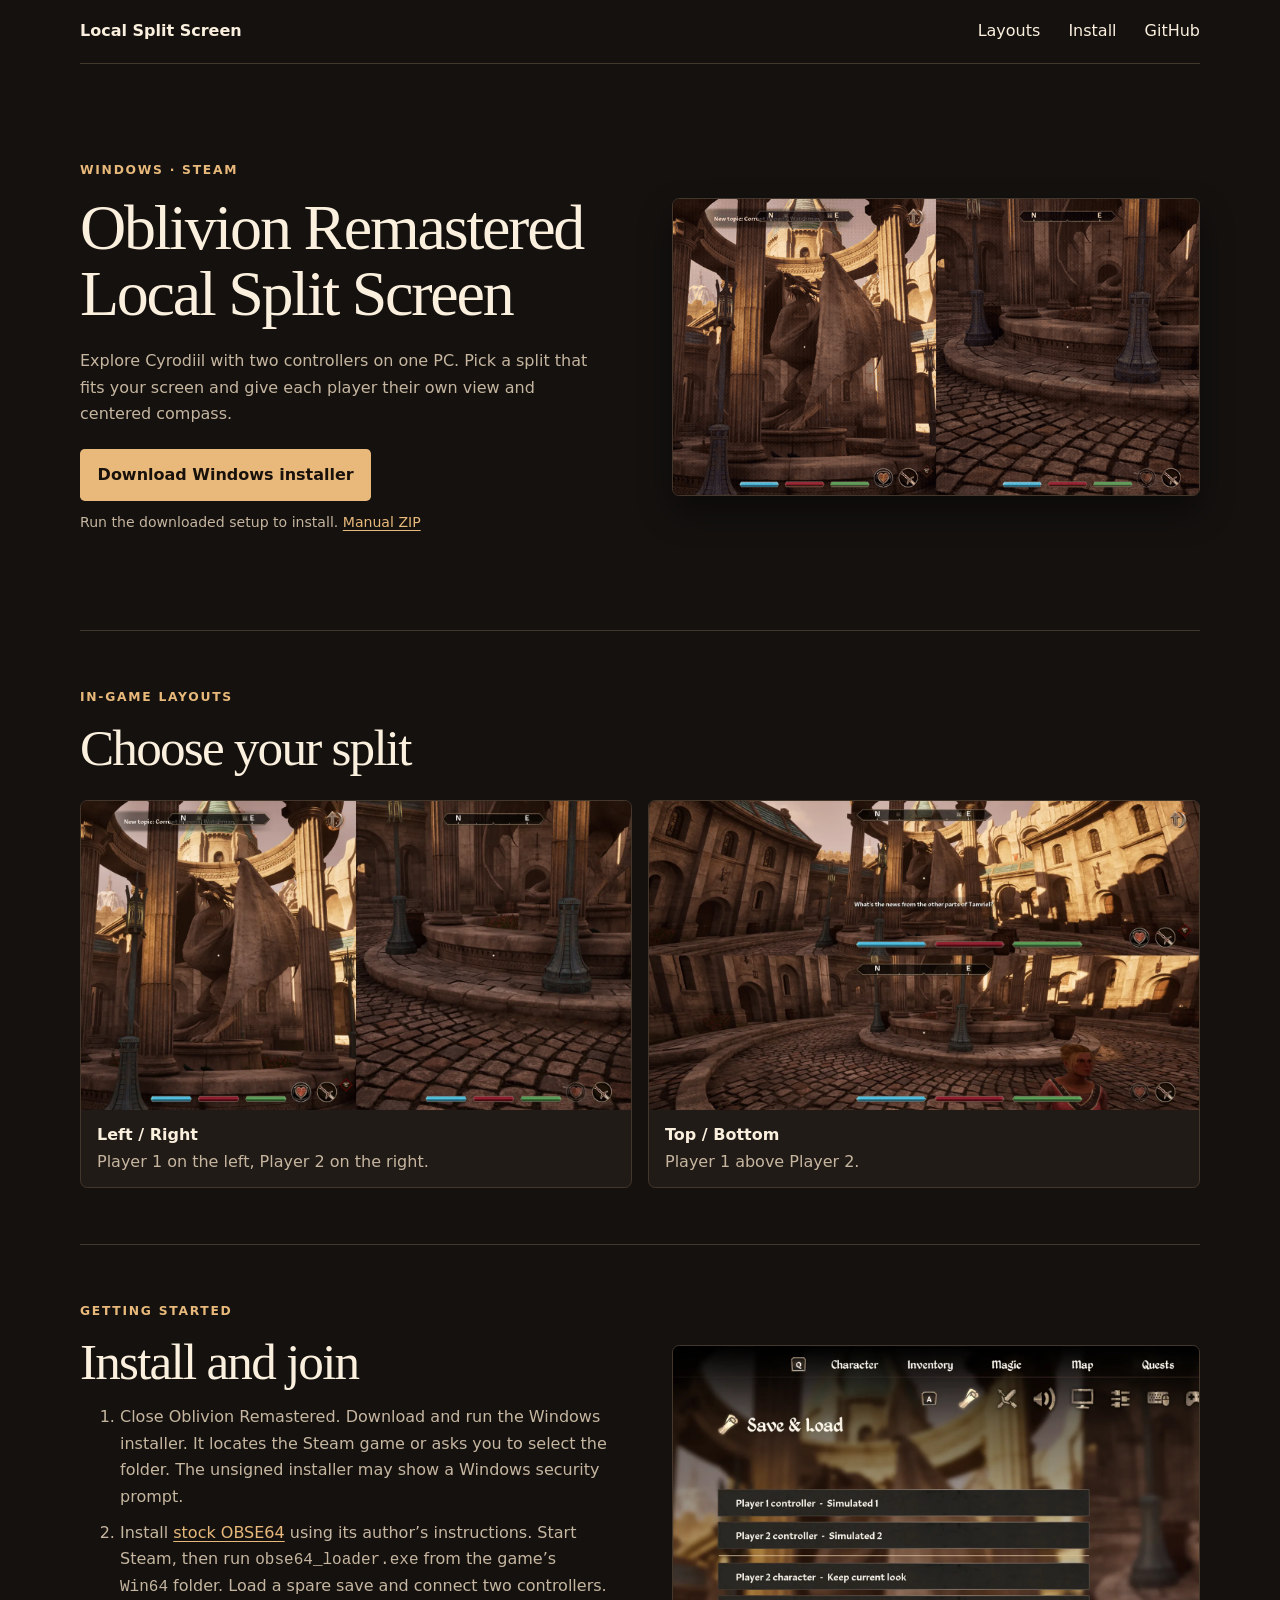
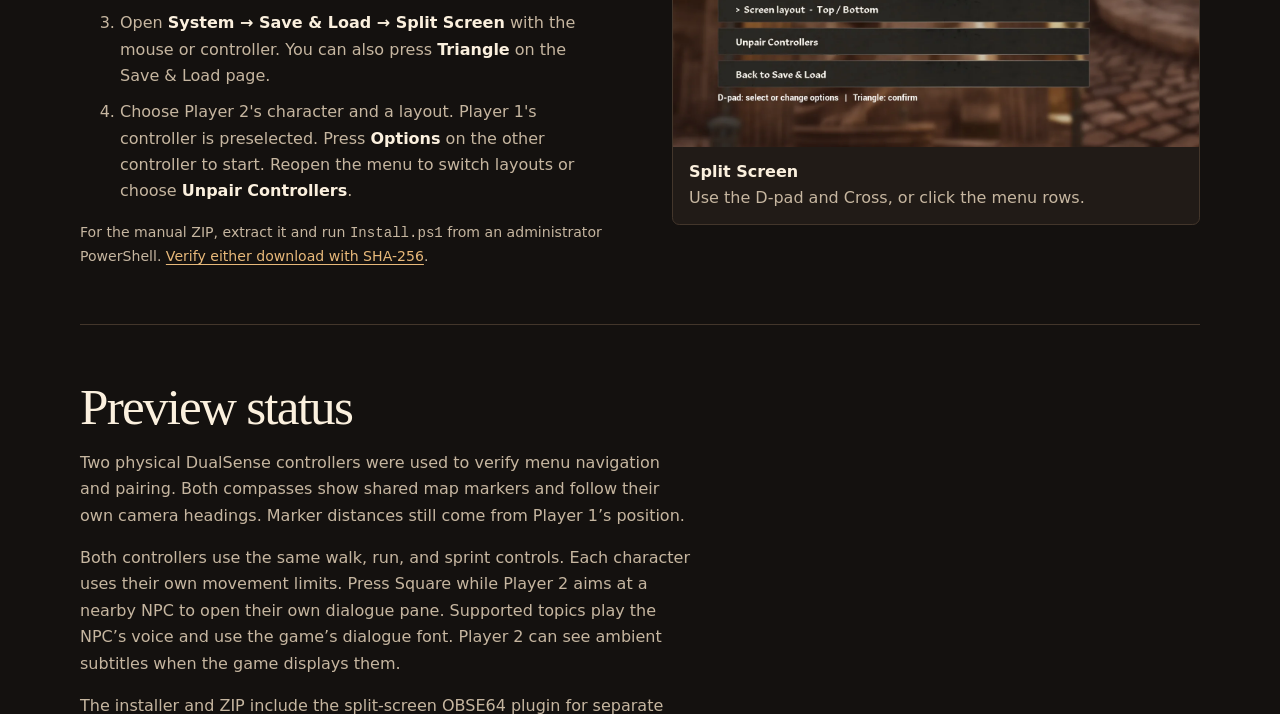
<file: index.html>
<!doctype html>
<html lang="en">
<head>
  <meta charset="utf-8">
  <meta name="viewport" content="width=device-width, initial-scale=1">
  <meta http-equiv="refresh" content="0; url=docs/index.html">
  <link rel="canonical" href="https://jldx-1.github.io/oblivion-remastered-splitscreen-mod/docs/index.html">
  <title>Oblivion Remastered Local Split Screen</title>
</head>
<body>
  <a href="docs/index.html">Open the split-screen mod page</a>
</body>
</html>
</file>
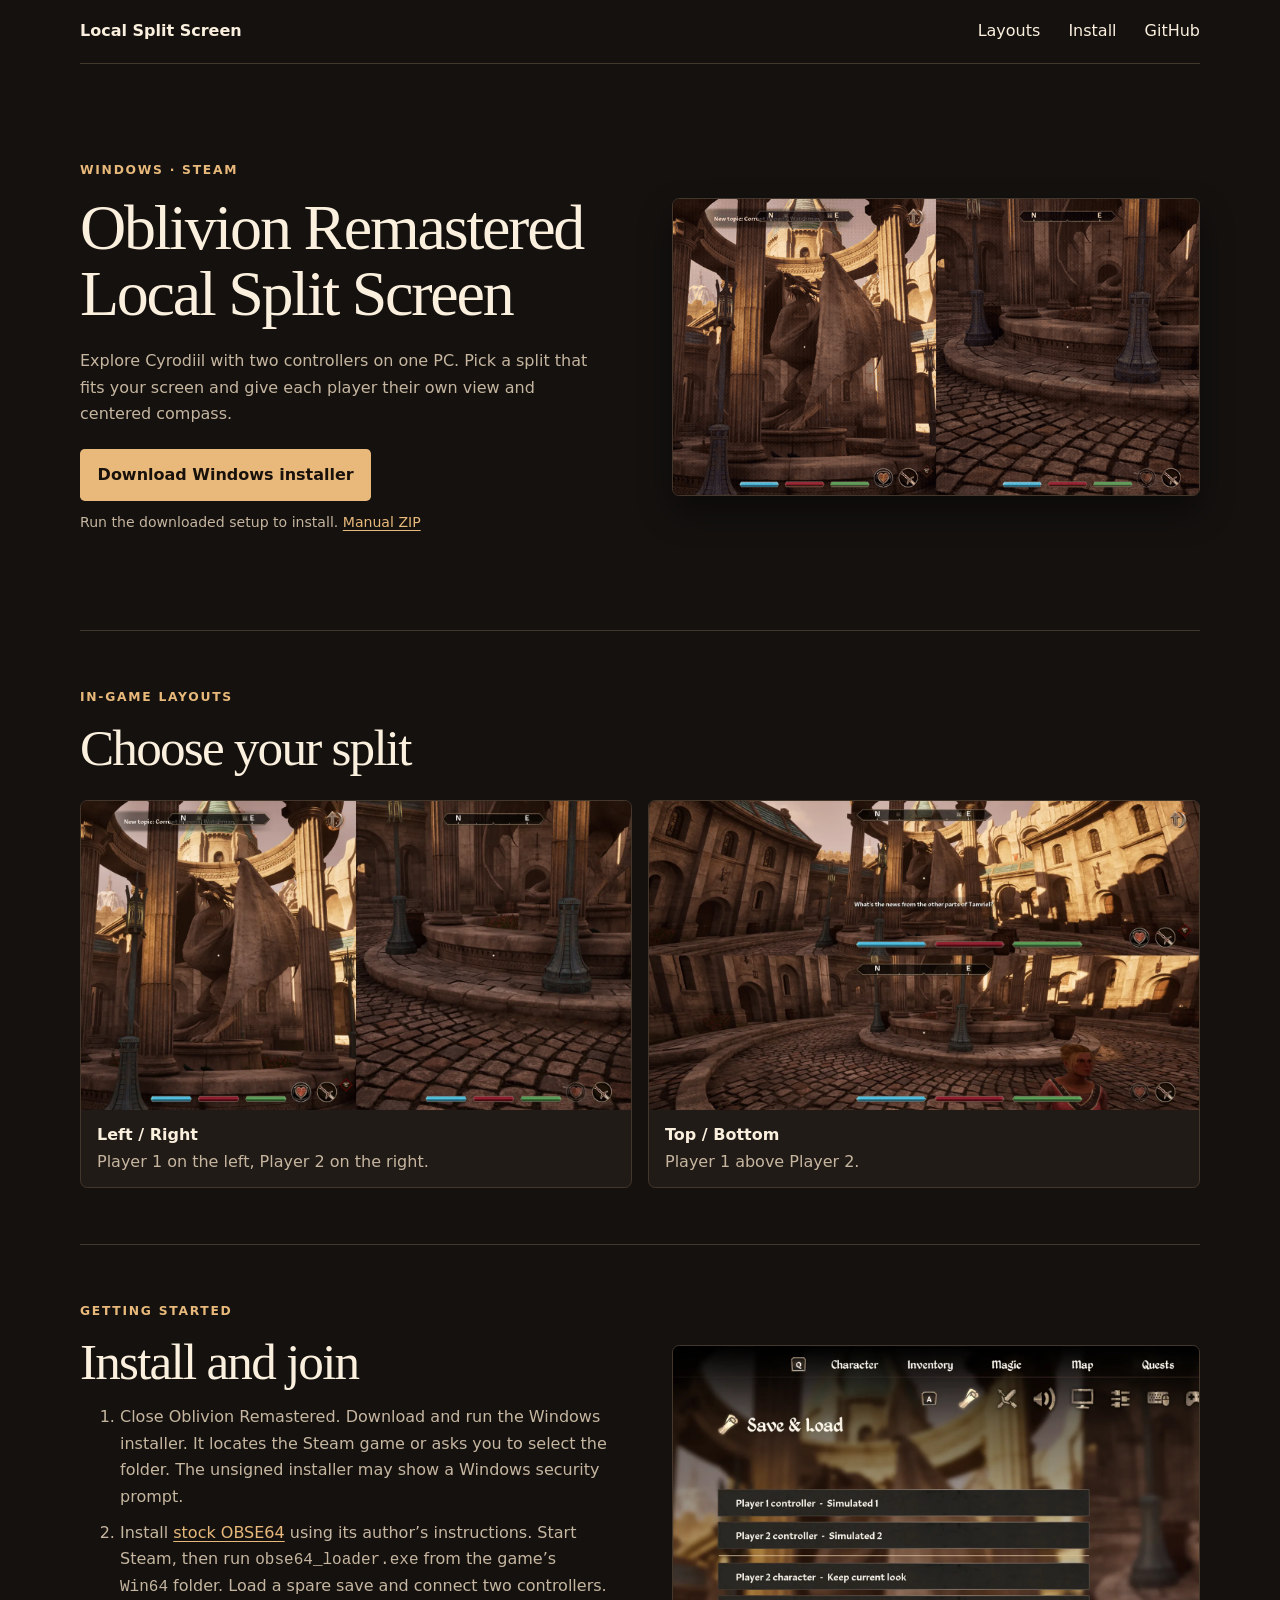
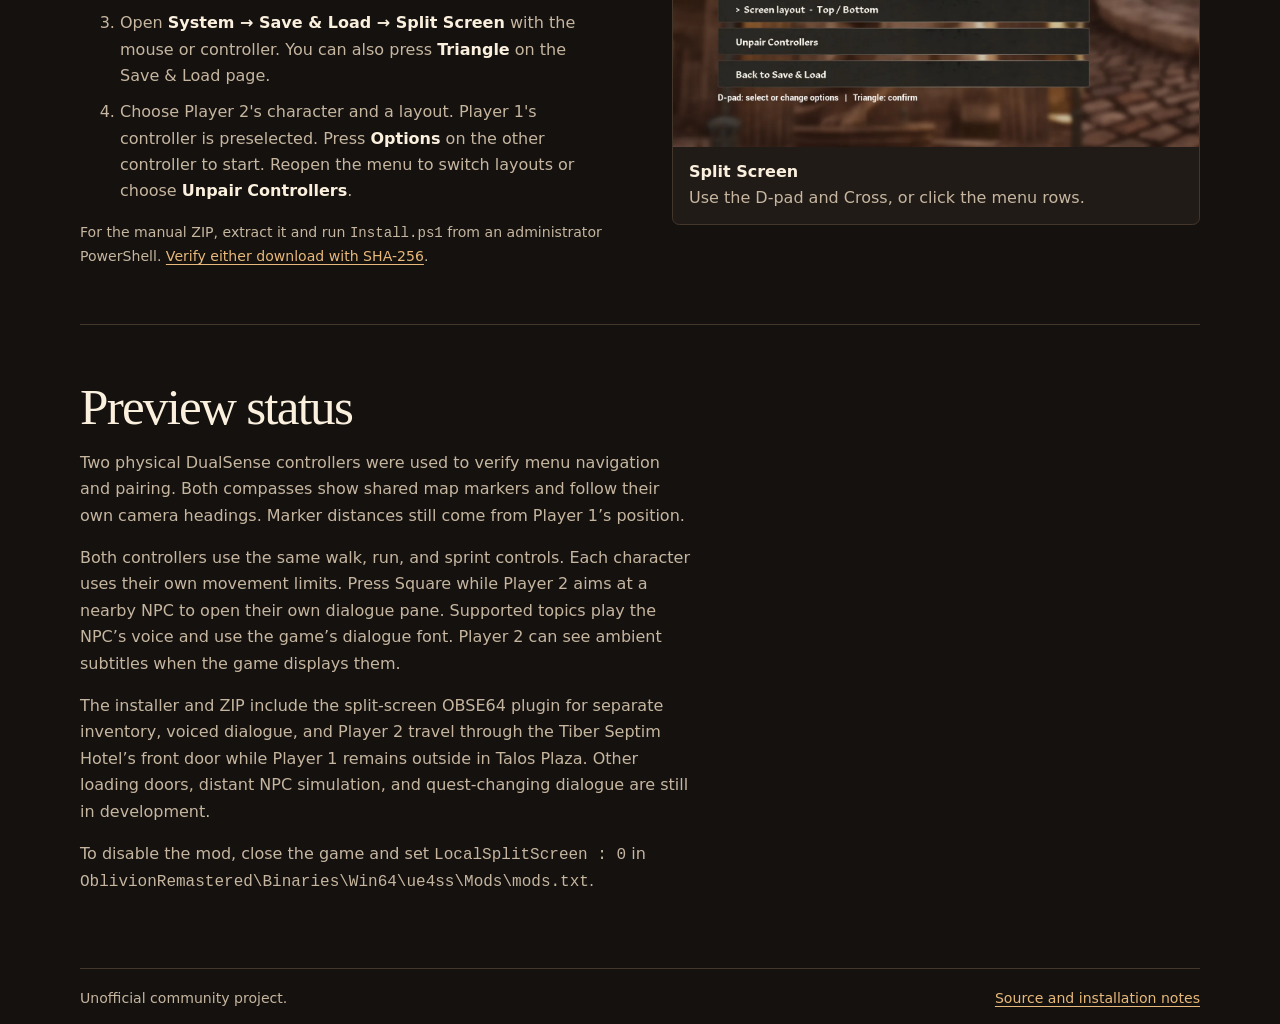
<file: docs/index.html>
<!doctype html>
<html lang="en">
<head>
  <meta charset="utf-8">
  <meta name="viewport" content="width=device-width, initial-scale=1">
  <meta name="description" content="An experimental two-player split-screen mod for Oblivion Remastered on Windows.">
  <link rel="canonical" href="https://jldx-1.github.io/oblivion-remastered-splitscreen-mod/docs/index.html">
  <title>Oblivion Remastered Local Split Screen</title>
  <link rel="stylesheet" href="style.css">
</head>
<body>
  <header class="shell">
    <a class="brand" href="#home">Local Split Screen</a>
    <nav aria-label="Page navigation">
      <a href="#layouts">Layouts</a>
      <a href="#install">Install</a>
      <a href="https://github.com/jldx-1/oblivion-remastered-splitscreen-mod">GitHub</a>
    </nav>
  </header>
  <main id="home">
    <section class="hero shell" aria-labelledby="title">
      <div>
        <p class="eyebrow">Windows · Steam</p>
        <h1 id="title">Oblivion Remastered<br>Local Split Screen</h1>
        <p class="lead">Explore Cyrodiil with two controllers on one PC. Pick a split that fits your screen and give each player their own view and centered compass.</p>
        <a class="download" href="download/LocalSplitScreen-Setup.exe" download>Download Windows installer</a>
        <p class="note">Run the downloaded setup to install. <a href="download/LocalSplitScreen-Windows.zip" download>Manual ZIP</a></p>
      </div>
      <picture>
        <source media="(prefers-reduced-motion: reduce)" srcset="media/left-right.webp">
        <img class="hero-image" src="media/layout-demo.gif" width="768" height="432" alt="In-game screenshots demonstrate both split layouts and map icons on both compasses">
      </picture>
    </section>
    <section class="shell band" id="layouts" aria-labelledby="layouts-title">
      <p class="eyebrow">In-game layouts</p>
      <h2 id="layouts-title">Choose your split</h2>
      <div class="gallery">
        <figure>
          <img loading="lazy" src="media/left-right.webp" alt="Side-by-side views with Player 1 on the left and Player 2 on the right">
          <figcaption><strong>Left / Right</strong><span>Player 1 on the left, Player 2 on the right.</span></figcaption>
        </figure>
        <figure>
          <img loading="lazy" src="media/top-bottom.webp" alt="Stacked views with a compass centered at the top of each half">
          <figcaption><strong>Top / Bottom</strong><span>Player 1 above Player 2.</span></figcaption>
        </figure>
      </div>
    </section>
    <section class="shell band install" id="install" aria-labelledby="install-title">
      <div>
        <p class="eyebrow">Getting started</p>
        <h2 id="install-title">Install and join</h2>
        <ol>
          <li>Close Oblivion Remastered. Download and run the Windows installer. It locates the Steam game or asks you to select the folder. The unsigned installer may show a Windows security prompt.</li>
          <li>Install <a href="https://www.nexusmods.com/oblivionremastered/mods/282">stock OBSE64</a> using its author’s instructions. Start Steam, then run <code>obse64_loader.exe</code> from the game’s <code>Win64</code> folder. Load a spare save and connect two controllers.</li>
          <li>Open <strong>System → Save &amp; Load → Split Screen</strong> with the mouse or controller. You can also press <strong>Triangle</strong> on the Save &amp; Load page.</li>
          <li>Choose Player 2's character and a layout. Player 1's controller is preselected. Press <strong>Options</strong> on the other controller to start. Reopen the menu to switch layouts or choose <strong>Unpair Controllers</strong>.</li>
        </ol>
        <p class="note">For the manual ZIP, extract it and run <code>Install.ps1</code> from an administrator PowerShell. <a href="download/SHA256SUMS.txt">Verify either download with SHA-256</a>.</p>
      </div>
      <figure>
        <img loading="lazy" src="media/settings.webp" alt="Split Screen menu with two controller rows, Player 2’s character, and the Top / Bottom option">
        <figcaption><strong>Split Screen</strong><span>Use the D-pad and Cross, or click the menu rows.</span></figcaption>
      </figure>
    </section>
    <section class="shell band status" aria-labelledby="status-title">
      <h2 id="status-title">Preview status</h2>
      <p>Two physical DualSense controllers were used to verify menu navigation and pairing. Both compasses show shared map markers and follow their own camera headings. Marker distances still come from Player 1’s position.</p>
      <p>Both controllers use the same walk, run, and sprint controls. Each character uses their own movement limits. Press Square while Player 2 aims at a nearby NPC to open their own dialogue pane. Supported topics play the NPC’s voice and use the game’s dialogue font. Player 2 can see ambient subtitles when the game displays them.</p>
      <p>The installer and ZIP include the split-screen OBSE64 plugin for separate inventory, voiced dialogue, and Player 2 travel through the Tiber Septim Hotel’s front door while Player 1 remains outside in Talos Plaza. Other loading doors, distant NPC simulation, and quest-changing dialogue are still in development.</p>
      <p>To disable the mod, close the game and set <code>LocalSplitScreen : 0</code> in <code>OblivionRemastered\Binaries\Win64\ue4ss\Mods\mods.txt</code>.</p>
    </section>
  </main>
  <footer class="shell">
    <span>Unofficial community project.</span>
    <a href="https://github.com/jldx-1/oblivion-remastered-splitscreen-mod">Source and installation notes</a>
  </footer>
</body>
</html>
</file>
<file: docs/style.css>
:root{color-scheme:dark;--bg:#14110f;--panel:#211b17;--ink:#fbf0de;--muted:#c6b6a0;--line:#43362b;--accent:#e8b97a}
*{box-sizing:border-box}
html{scroll-behavior:smooth}
body{margin:0;background:var(--bg);color:var(--ink);font:1rem/1.65 system-ui,sans-serif}
a{color:var(--accent);text-underline-offset:.2em}
a:focus-visible{outline:2px solid var(--accent);outline-offset:4px}
.shell{width:min(1120px,calc(100% - 2.5rem));margin-inline:auto}
header,footer{display:flex;justify-content:space-between;align-items:center;gap:1rem;padding-block:1.15rem;border-bottom:1px solid var(--line)}
.brand,nav a{color:var(--ink);text-decoration:none}
.brand{font-weight:750}
nav{display:flex;gap:clamp(.75rem,3vw,1.75rem);flex-wrap:wrap}
.hero,.install{display:grid;grid-template-columns:1fr 1fr;align-items:center;gap:clamp(1.75rem,5vw,4.5rem)}
.hero{padding-block:clamp(3rem,8vw,6rem)}
h1,h2{font:500 clamp(2.25rem,5vw,4.3rem)/1.03 Georgia,serif;letter-spacing:-.035em;margin:0}
h2{font-size:clamp(2rem,4vw,3.25rem)}
.eyebrow{margin:0 0 .9rem;color:var(--accent);font-size:.77rem;font-weight:750;letter-spacing:.14em;text-transform:uppercase}
.lead,.status p{max-width:60ch;color:var(--muted)}
.lead{margin:1.35rem 0}
.download{display:inline-block;padding:.8rem 1.1rem;border-radius:.3rem;background:var(--accent);color:#19120c;font-weight:750;text-decoration:none}
.download:hover{background:#f6d1a2}
.note{margin:.6rem 0 0;color:var(--muted);font-size:.88rem}
.band{padding-block:clamp(2rem,5vw,3.5rem);border-top:1px solid var(--line)}
.gallery{display:grid;grid-template-columns:1fr 1fr;gap:1rem;margin-top:1.6rem}
figure{margin:0;background:var(--panel);border:1px solid var(--line);border-radius:.45rem;overflow:hidden}
img{display:block;width:100%;height:auto}
.hero-image{border:1px solid var(--line);border-radius:.45rem;box-shadow:0 1rem 2rem #0006}
figcaption{display:flex;flex-direction:column;padding:.75rem 1rem}
figcaption span,li,footer{color:var(--muted)}
li+li{margin-top:.6rem}
li strong{color:var(--ink)}
code{overflow-wrap:anywhere}
footer{border-top:1px solid var(--line);border-bottom:0;font-size:.88rem}
@media(max-width:760px){.hero,.install,.gallery{grid-template-columns:1fr}header,footer{align-items:flex-start;flex-direction:column}}
@media(prefers-reduced-motion:reduce){html{scroll-behavior:auto}}
</file>
